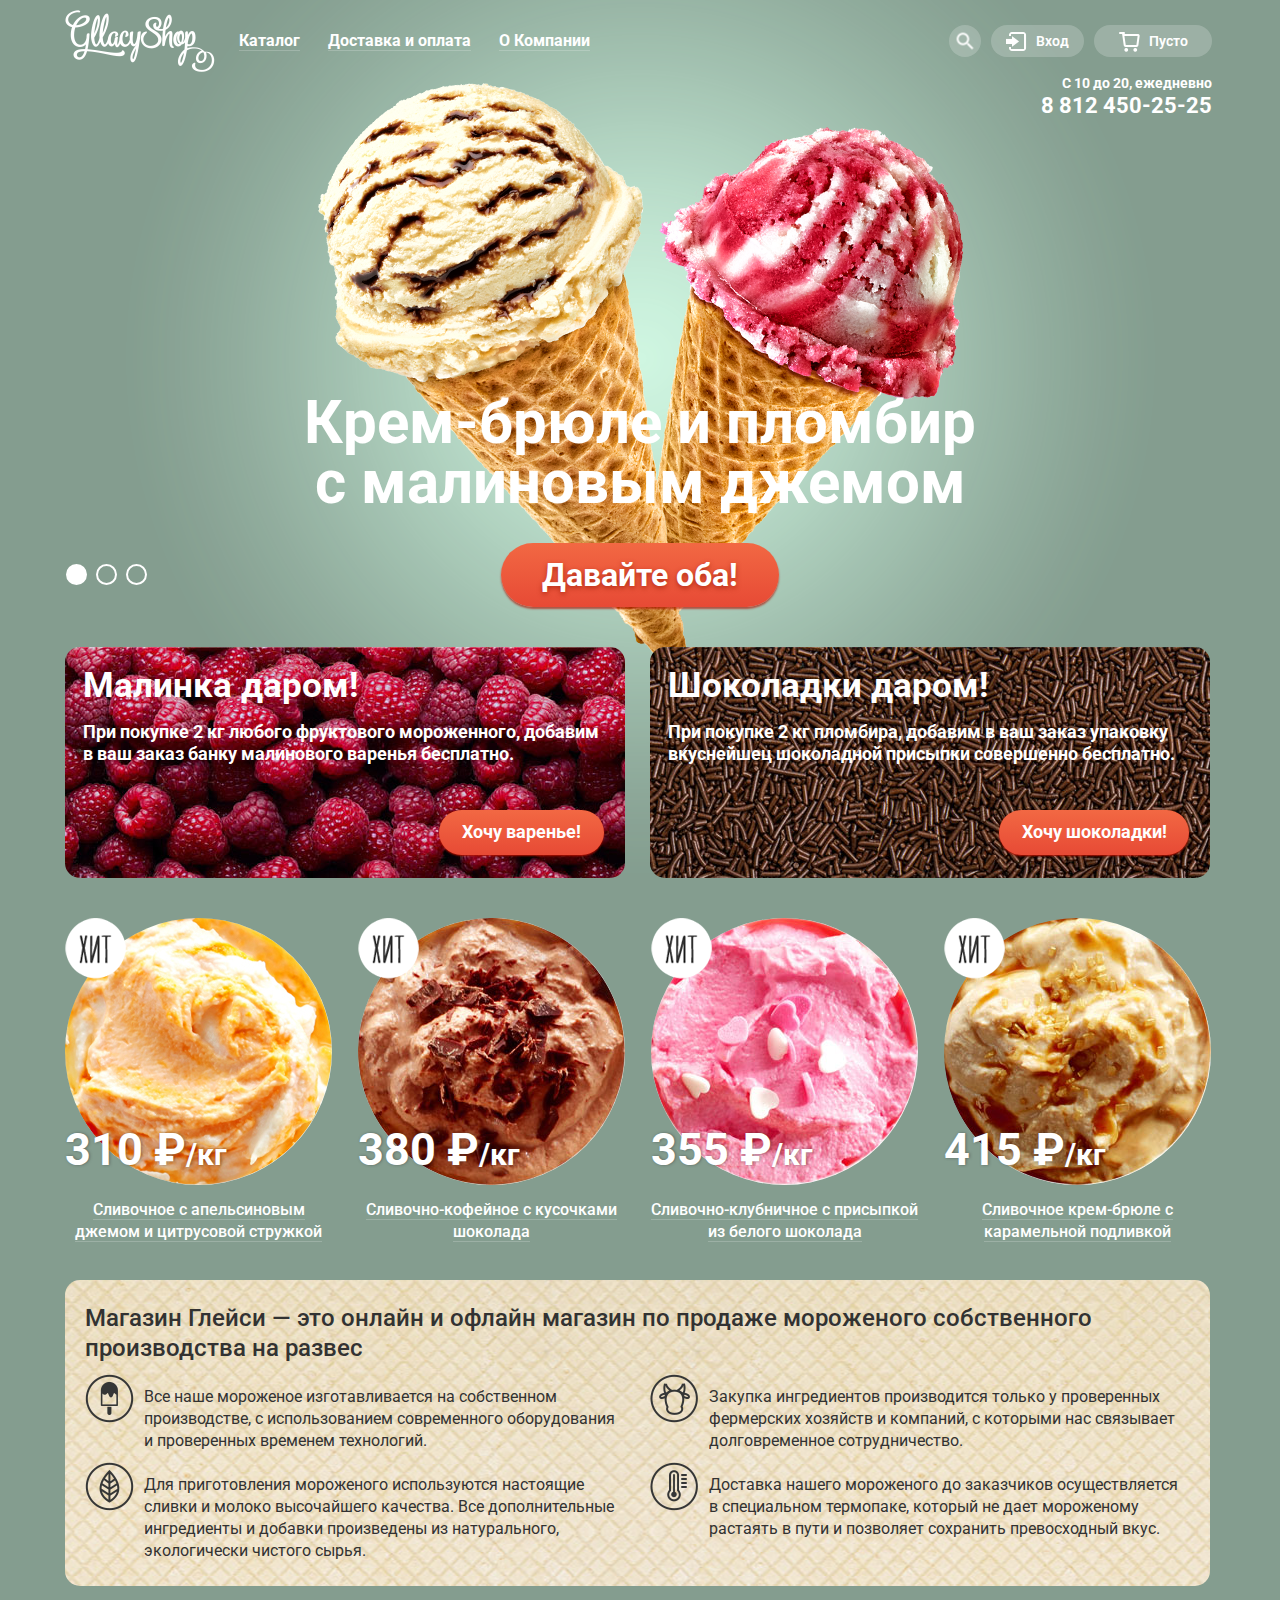
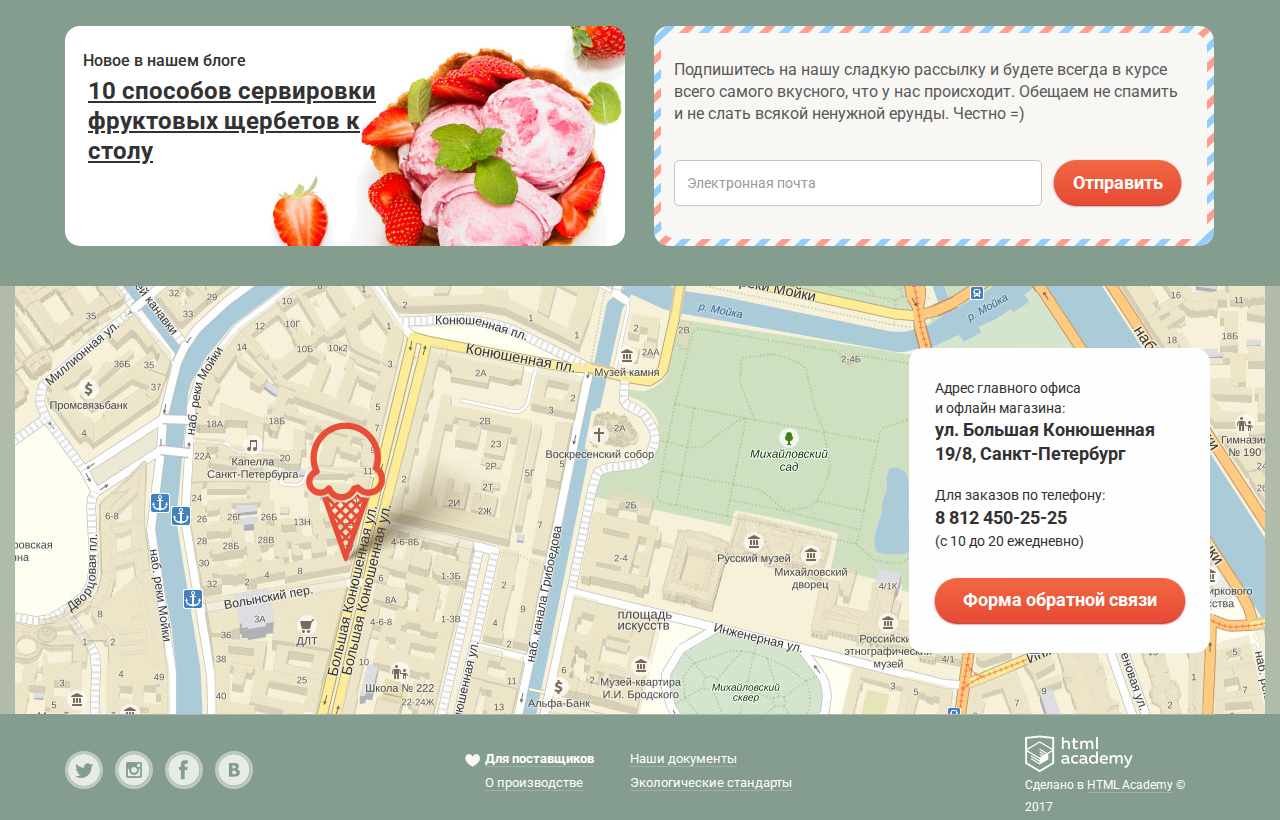
<file: index.html>
<!DOCTYPE html>
<html lang="ru">
  <head>
    <meta charset="utf-8">
    <meta name="format-detection" content="telephone=no">
    <title>Глейси</title>
    <link href="https://fonts.googleapis.com/css?family=Roboto:400,500,700&amp;subset=cyrillic" rel="stylesheet">
    <link rel="stylesheet" href="css/normalize.min.css">
    <link rel="stylesheet" href="css/style.min.css">
  </head>
  <body>
    <input class="hidden-element" type="radio" id="slide-1-btn" name="slider-toggle" checked>
    <input class="hidden-element" type="radio" id="slide-2-btn" name="slider-toggle">
    <input class="hidden-element" type="radio" id="slide-3-btn" name="slider-toggle">
    <div class="slider-wrapper">
      <header class="main-header container clearfix">
        <div class="block-left">
          <nav class="main-header-navigation">
            <ul class="navi">
              <li class="navi-item gllacy-logo">
                <a><img src="img/gllacy-logo.png" alt="Gllacy" width="150" height="62"></a>
              </li>
              <li class="navi-item">
                <a href="#">Каталог</a>
                <div class="navi-item-submenu-wrapper">
                  <ul class="navi-item-submenu">
                    <li class="submenu-item item-highlighted">
                      <a href="#"><span>Новинки</span></a>
                    </li>
                    <li class="submenu-item">
                      <a href="product-catalog.html">Сливочное</a>
                    </li>
                    <li class="submenu-item">
                      <a href="#">Щербеты</a>
                    </li>
                    <li class="submenu-item">
                      <a href="#">Фруктовый лед</a>
                    </li>
                    <li class="submenu-item">
                      <a href="#">Мелорин</a>
                    </li>
                  </ul>
                </div>
              </li>
              <li class="navi-item"><a href="#">Доставка и оплата</a></li>
              <li class="navi-item"><a href="#">О Компании</a></li>
            </ul>
          </nav>
        </div>
        <div class="block-right">
          <div class="main-header-controls-wrapper">
            <div class="search-control control-wrapper">
              <div class="search-btn control-btn">
                <button class="search-submit-btn" type="submit" form="search-form"></button>
              </div>
              <div class="control-popup">
                <form class="control-popup-body" action="#" method="get" id="search-form">
                  <div class="input-wrapper">
                    <input class="search-line-text" type="text" id="search-line-elem" name="search-line" placeholder="Что ищем?" autocomplete="off" value="">
                    <label class="input-label" for="search-line-elem">Что ищем?</label>
                  </div>
                </form>
              </div>
            </div>
            <div class="login-control control-wrapper">
              <div class="control-btn">
                <span class="login-label">Вход</span>
              </div>
              <div class="control-popup">
                <form class="control-popup-body" action="#" method="post">
                  <div class="input-wrapper">
                    <input class="email-line-text" type="email" id="email-line-elem" name="email-line" placeholder="Электронная почта" value="">
                    <label class="input-label" for="email-line-elem">Электронная почта</label>
                  </div>
                  <div class="input-wrapper">
                    <input class="password-line-text" type="password" id="password-line-elem" name="password-line" placeholder="Пароль" value="">
                    <label class="input-label" for="password-line-elem">Пароль</label>
                  </div>
                  <div class="login-panel">
                    <div class="login-panel-left">
                      <button class="site-action-btn login-btn" type="submit">Войти</button>
                    </div>
                    <div class="login-panel-right">
                      <a href="#">Забыли пароль?</a>
                      <a href="#">Новая регистрация</a>
                    </div>
                  </div>
                </form>
              </div>
            </div>
            <div class="cart-control control-wrapper">
              <div class="control-btn cart-empty">
                <span class="cart-label">Пусто</span>
              </div>
            </div>
          </div>
          <span class="main-header-contact-us">С 10 до 20, ежедневно
            <span class="main-header-phone">8 812 450-25-25</span>
          </span>
        </div>
      </header>
      <main>
        <div class="container">
          <section class="slider">
            <div class="slider-slides">
              <div class="slider-slide-item" id="slide-1">
                <h1 class="big-header">Крем-брюле и пломбир с малиновым джемом</h1>
                <a class="slider-button" href="#">Давайте оба!</a>
              </div>
              <div class="slider-slide-item" id="slide-2">
                <h1 class="big-header">Шоколадный пломбир и лимонный сорбет</h1>
                <a class="slider-button" href="#">Давайте оба!</a>
              </div>
              <div class="slider-slide-item" id="slide-3">
                <h1 class="big-header">Пломбир с помадкой и клубничный щербет</h1>
                <a class="slider-button" href="#">Давайте оба!</a>
              </div>
            </div>
            <div class="slider-control-panel">
              <label class="slider-navi-btn" for="slide-1-btn"></label>
              <label class="slider-navi-btn" for="slide-2-btn"></label>
              <label class="slider-navi-btn" for="slide-3-btn"></label>
            </div>
          </section>
          <section class="banners-list">
            <h3 class="seo-header">Глэйси баннеры</h3> <!-- h3 элемент должен быть скрыт. Нужен для того чтобы не было warning'а от html валидатора -->
            <article class="banner-item raspberries">
              <h3 class="middle-header">Малинка даром!</h3>
              <p>При покупке 2 кг любого фруктового мороженного, добавим в ваш заказ банку малинового варенья бесплатно.</p>
              <div class="block-right">
                <a class="site-action-btn" href="#"><span>Хочу варенье!</span></a>
              </div>
            </article>
            <article class="banner-item chocolates">
              <h3 class="middle-header">Шоколадки даром!</h3>
              <p>При покупке 2 кг пломбира, добавим в ваш заказ упаковку вкуснейшец шоколадной присыпки совершенно бесплатно.</p>
              <div class="block-right">
                <a class="site-action-btn" href="#">Хочу шоколадки!</a>
              </div>
            </article>
          </section>
          <section class="ice-list">
            <article class="ice-item">
              <div class="ice-wrapper">
                <div class="ice-photo hit">
                  <img src="img/ice-cream-middle-1.jpg" alt="Сливочное с апельсиновым джемом и цитрусовой стружкой" width="267" height="267">
                  <span class="ice-price">310 ₽<small>/кг</small></span>
                </div>
                <h3 class="ice-description">
                  <a href="#">Сливочное с апельсиновым джемом и цитрусовой стружкой</a>
                </h3>
                <div class="preview-panel">
                  <a class="site-action-btn" href="#">Быстрый просмотр</a>
                </div>
              </div>
            </article>
            <article class="ice-item">
              <div class="ice-wrapper">
                <div class="ice-photo hit">
                  <img src="img/ice-cream-middle-2.jpg" alt="Сливочно-кофейное с кусочками шоколада" width="267" height="267">
                  <span class="ice-price">380 ₽<small>/кг</small></span>
                </div>
                <h3 class="ice-description">
                  <a href="#">Сливочно-кофейное с кусочками шоколада</a>
                </h3>
                <div class="preview-panel">
                  <a class="site-action-btn" href="#">Быстрый просмотр</a>
                </div>
              </div>
            </article>
            <article class="ice-item">
              <div class="ice-wrapper">
                <div class="ice-photo hit">
                  <img src="img/ice-cream-middle-3.jpg" alt="Сливочно-клубничное с присыпкой из белого шоколада" width="267" height="267">
                  <span class="ice-price">355 ₽<small>/кг</small></span>
                </div>
                <h3 class="ice-description">
                  <a href="#">Сливочно-клубничное с присыпкой из белого шоколада</a>
                </h3>
                <div class="preview-panel">
                  <a class="site-action-btn" href="#">Быстрый просмотр</a>
                </div>
              </div>
            </article>
            <article class="ice-item">
              <div class="ice-wrapper">
                <div class="ice-photo hit">
                  <img src="img/ice-cream-middle-4.jpg" alt="Сливочное крем-брюле с карамельной подливкой" width="267" height="267">
                  <span class="ice-price">415 ₽<small>/кг</small></span>
                </div>
                <h3 class="ice-description">
                  <a href="#">Сливочное крем-брюле с карамельной подливкой</a>
                </h3>
                <div class="preview-panel">
                  <a class="site-action-btn" href="#">Быстрый просмотр</a>
                </div>
              </div>
            </article>
          </section>
          <section class="seo clearfix">
            <div class="seo-main-header">
              <h1>Магазин Глейси — это онлайн и офлайн магазин по продаже мороженого собственного производства на развес</h1>
            </div>
            <div class="first-column">
              <p class="ice-pic">Все наше мороженое изготавливается на собственном производстве, с использованием современного оборудования и проверенных временем технологий.</p>
              <p class="leaf-pic">Для приготовления мороженого используются настоящие сливки и молоко высочайшего качества. Все дополнительные ингредиенты и добавки произведены из натурального, экологически чистого сырья.</p>
            </div>
            <div class="second-column">
              <p class="cow-pic">Закупка ингредиентов  производится только у проверенных фермерских хозяйств и компаний, с которыми нас связывает долговременное сотрудничество.</p>
              <p class="thermo-pic">Доставка нашего мороженого до заказчиков осуществляется в специальном термопаке, который не дает мороженому растаять в пути и позволяет сохранить превосходный вкус.</p>
            </div>
          </section>
          <section class="news-and-subscribe">
            <article class="news-blog">
              <h4 class="news-title">Новое в нашем блоге</h4>
              <a href="#" class="news-link">10 способов сервировки фруктовых щербетов к столу</a>
            </article>
            <article class="subscribe-blog">
              <div class="subscribe-blog-wrapper">
                <h4 class="seo-header">Глейси подписка</h4> <!-- h4 элемент должен быть скрыт. Нужен для того чтобы не было warning'а от html валидатора -->
                <p class="subscribe-description">Подпишитесь на нашу сладкую рассылку и будете всегда в курсе всего самого вкусного, что у нас происходит. Обещаем не спамить и не слать всякой ненужной ерунды. Честно =)</p>
                <form action="#" method="post">
                  <div class="input-wrapper">
                    <input class="subscribe-email-line" type="email" id="subscribe-email-elem" name="subscribe-email" placeholder="Электронная почта" value="">
                    <label class="input-label" for="subscribe-email-elem">Электронная почта</label>
                  </div>
                  <button class="site-action-btn send-btn" type="submit">Отправить</button>
                </form>
              </div>
            </article>
          </section>
        </div>
        <section class="map">
          <div class="interactive-map">
            <iframe src="https://www.google.com/maps/embed?pb=!1m18!1m12!1m3!1d1998.6037999040354!2d30.322010416394033!3d59.938716271971415!2m3!1f0!2f0!3f0!3m2!1i1024!2i768!4f13.1!3m3!1m2!1s0x4696310fca5ba729%3A0xea9c53d4493c879f!2sBolshaya+Konyushennaya+ul.%2C+19%2C+Sankt-Peterburg%2C+Russia%2C+191186!5e0!3m2!1sen!2s!4v1441888483426" allowfullscreen></iframe>
          </div>
          <div class="feedback-wrapper">
            <div class="feedback-panel">
              <h4 class="seo-header">Интерактивная карта</h4> <!-- h4 элемент должен быть скрыт. Нужен для того чтобы не было warning'а от html валидатора -->
              <p class="feedback-block">
                Адрес главного офиса <br>и офлайн магазина:
                <span class="gllacy-address">ул. Большая Конюшенная 19/8, Санкт-Петербург</span>
              </p>
              <p class="feedback-block tel">
                Для заказов по телефону:
                <span class="gllacy-phone">8 812 450-25-25</span>
                (с 10 до 20 ежедневно)
              </p>
              <p class="feedback-block">
                <a class="site-action-btn feedback-btn" href="feedback.html">Форма обратной связи</a>
              </p>
            </div>
          </div>
        </section>
      </main>
      <footer class="main-footer">
        <div class="container">
          <div class="footer-social block-left">
            <a class="social tw" href="https://twitter.com/htmlacademy_ru" target="_blank" title="Twitter"></a>
            <a class="social ig" href="https://www.instagram.com/htmlacademy" target="_blank" title="Instagram"></a>
            <a class="social fb" href="https://www.facebook.com/htmlacademy" target="_blank" title="Facebook"></a>
            <a class="social vk" href="https://vk.com/htmlacademy" target="_blank" title="ВКонтакте"></a>
          </div>
          <div class="footer-links block-center">
            <div class="first-column">
              <span>
                <a class="favorite-link" href="#">
                  <span class="link-underline">Для поставщиков</span>
                </a>
              </span>
              <span>
                <a href="#">
                  <span class="link-underline">О производстве</span>
                </a>
              </span>
            </div>
            <div class="second-column">
              <span>
                <a href="#">
                  <span class="link-underline">Наши документы</span>
                </a>
              </span>
              <span>
                <a href="#">
                  <span class="link-underline">Экологические стандарты</span>
                </a>
              </span>
            </div>
          </div>
          <div class="footer-copyright block-right">
            <div class="htmlacademy-logo">
              <img src="img/htmlacademy-logo.png" alt="HTML Academy" width="108" height="38">
            </div>
            <span>Сделано в <a href="https://htmlacademy.ru/" target="_blank">HTML Academy</a> © 2017</span>
          </div>
        </div>
      </footer>
    </div>
    <div class="feedback-popup-mask">
      <div class="feedback-popup">
        <button class="feedback-popup-close-btn">
          <svg xmlns="http://www.w3.org/2000/svg" width="16.968" height="16.969" viewBox="0 0 16.968 16.969">
            <defs>
              <style>
                .cls-1 {
                  fill-rule: evenodd;
                }
              </style>
            </defs>
            <path id="_Х" data-name=" Х" class="cls-1" d="M807.451,354.21l1.182-1.182,15.761,15.761-1.182,1.182Zm15.776-1.2,1.182,1.182-15.761,15.761-1.182-1.182Z" transform="translate(-807.438 -353)"/>
          </svg>
        </button>
        <form class="feedback-form" action="/" method="get">
          <fieldset class="feedback-popup-fields">
            <legend class="feedback-popup-welcome">Мы обязательно вам ответим!</legend>
            <div class="input-wrapper">
              <input class="feedback-name-line-text" type="text" id="feedback-name-line-elem" name="feedback-name-line"  placeholder="Как вас зовут?" value="">
              <label class="input-label" for="feedback-name-line-elem">Как вас зовут?</label>
            </div>
            <div class="input-wrapper">
              <input class="feedback-email-line-text" type="email" id="feedback-email-line-elem" name="feedback-email-line" placeholder="Ваша почта для ответа?" value="">
              <label class="input-label" for="feedback-email-line-elem">Ваша почта для ответа?</label>
            </div>
            <div class="input-wrapper">
              <textarea class="feedback-body-line-text" id="feedback-body-line-elem" name="feedback-body-line" placeholder="Напишите что-нибудь..."></textarea>
              <label class="input-label" for="feedback-body-line-elem">Напишите что-нибудь...</label>
            </div>
          </fieldset>
          <button class="site-action-btn send-feedback-btn" type="submit">Отправить</button>
        </form>
      </div>
    </div>
    <script src="js/script.min.js"></script>
  </body>
</html>
</file>
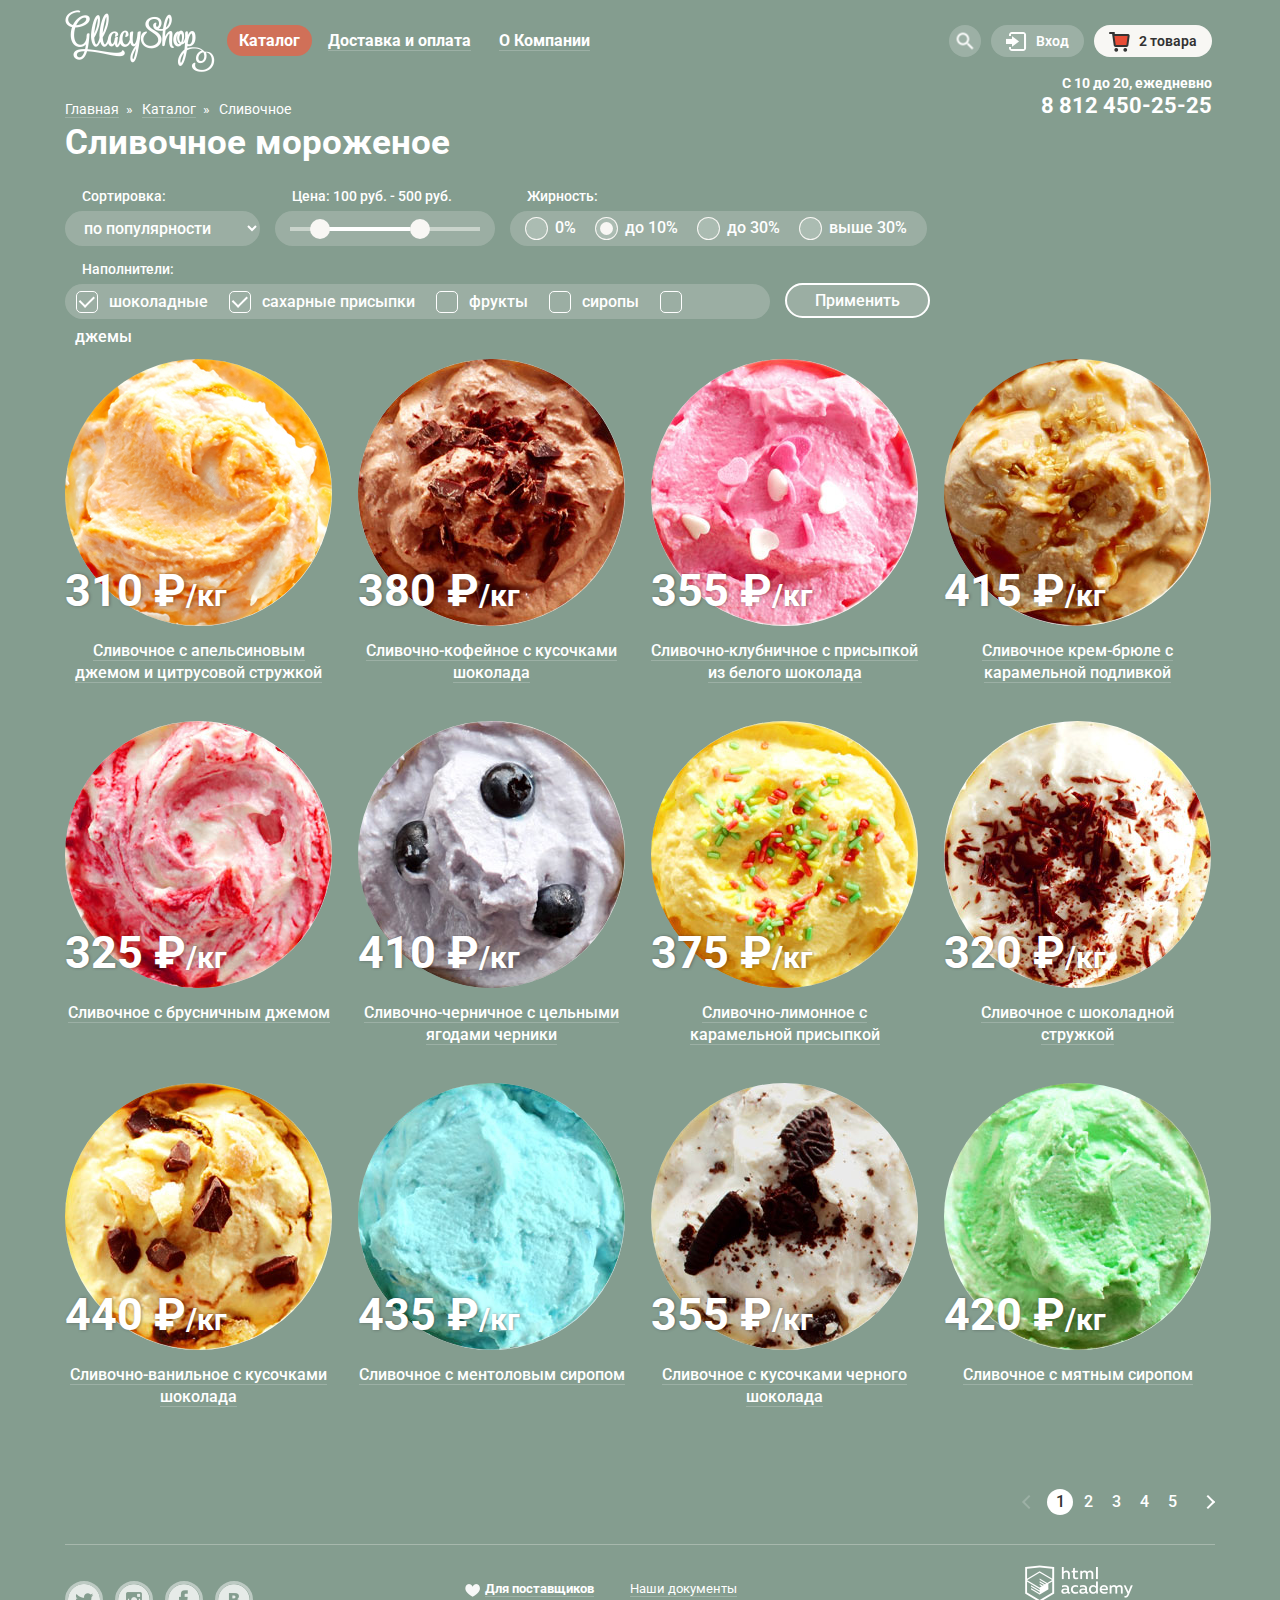
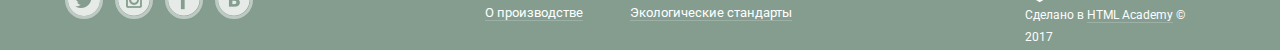
<file: product-catalog.html>
<!DOCTYPE html>
<html lang="ru">
  <head>
    <meta charset="utf-8">
    <title>Глейси</title>
    <link href="https://fonts.googleapis.com/css?family=Roboto:400,500,700&amp;subset=cyrillic" rel="stylesheet">
    <link rel="stylesheet" href="css/normalize.min.css">
    <link rel="stylesheet" href="css/style.min.css">
  </head>
  <body>
    <header class="main-header container clearfix">
      <div class="block-left">
        <nav class="main-header-navigation">
          <ul class="navi">
            <li class="navi-item gllacy-logo">
              <a href="index.html" title="Глейси">
                <img src="img/gllacy-logo.png" alt="Gllacy" width="150" height="62">
              </a>
            </li>
            <li class="navi-item item-selected">
              <a href="#">Каталог</a>
              <div class="navi-item-submenu-wrapper">
                <ul class="navi-item-submenu">
                  <li class="submenu-item item-highlighted">
                    <a href="#"><span>Новинки</span></a>
                  </li>
                  <li class="submenu-item item-selected">
                    <a href="#">Сливочное</a>
                  </li>
                  <li class="submenu-item">
                    <a href="#">Щербеты</a>
                  </li>
                  <li class="submenu-item">
                    <a href="#">Фруктовый лед</a>
                  </li>
                  <li class="submenu-item">
                    <a href="#">Мелорин</a>
                  </li>
                </ul>
              </div>
            </li>
            <li class="navi-item"><a href="#">Доставка и оплата</a></li>
            <li class="navi-item"><a href="#">О Компании</a></li>
          </ul>
        </nav>
      </div>
      <div class="block-right">
        <div class="main-header-controls-wrapper">
          <div class="search-control control-wrapper">
            <div class="search-btn control-btn">
              <button class="search-submit-btn" type="submit" form="search-form"></button>
            </div>
            <div class="control-popup">
              <form class="control-popup-body" action="#" method="get" id="search-form">
                <div class="input-wrapper">
                  <input class="search-line-text" type="text" id="search-line-elem" name="search-line" placeholder="Что ищем?" autocomplete="off" value="">
                  <label class="input-label" for="search-line-elem">Что ищем?</label>
                </div>
              </form>
            </div>
          </div>
          <div class="login-control control-wrapper">
            <div class="control-btn">
              <span class="login-label">Вход</span>
            </div>
            <div class="control-popup">
              <form class="control-popup-body" action="#" method="post">
                <div class="input-wrapper">
                  <input class="email-line-text" type="email" id="email-line-elem" name="email-line" placeholder="Электронная почта" value="">
                  <label class="input-label" for="email-line-elem">Электронная почта</label>
                </div>
                <div class="input-wrapper">
                  <input class="password-line-text" type="password" id="password-line-elem" name="password-line" placeholder="Пароль" value="">
                  <label class="input-label" for="password-line-elem">Пароль</label>
                </div>
                <div class="login-panel">
                  <div class="login-panel-left">
                    <button class="site-action-btn login-btn" type="submit">Войти</button>
                  </div>
                  <div class="login-panel-right">
                    <span><a href="#">Забыли пароль?</a></span>
                    <span><a href="#">Новая регистрация</a></span>
                  </div>
                </div>
              </form>
            </div>
          </div>
          <div class="cart-control control-wrapper">
            <div class="control-btn cart-not-empty">
              <span class="cart-label">2 товара</span>
            </div>
            <div class="control-popup">
              <div class="control-popup-body">
                <div class="cart-products-list">
                  <div class="cart-product-item" id="cart-item-1">
                    <button class="cart-product-remove-btn"></button>
                    <img src="img/ice-cream-small-1.jpg" alt="Мороженое" width="33" height="33">
                    <span class="cart-product-title">Пломбир с апельсиновым джемом</span>
                    <span class="cart-product-ordered">
                      <span class="cart-product-weight">1,5 кг</span> x <span class="cart-product-price">200 руб.</span>
                    </span>
                    <span class="cart-product-cost">300 руб.</span>
                  </div>
                  <div class="cart-product-item" id="cart-item-2">
                    <button class="cart-product-remove-btn"></button>
                    <img src="img/ice-cream-small-2.jpg" alt="Мороженое" width="33" height="33">
                    <span class="cart-product-title">Клубничный пломбир с присыпкой из белого шоколада</span>
                    <span class="cart-product-ordered">
                      <span class="cart-product-weight">1,5 кг</span> x <span class="cart-product-price">300 руб.</span>
                    </span>
                    <span class="cart-product-cost">450 руб.</span>
                  </div>
                </div>
                <div class="cart-panel">
                  <span class="cart-total-price-label">Итого: <span class="cart-total-price">750 руб.</span></span>
                  <a class="site-action-btn" href="#">Оформить заказ</a>
                </div>
              </div>
            </div>
          </div>
        </div>
        <span class="main-header-contact-us">С 10 до 20, ежедневно
          <span class="main-header-phone">8 812 450-25-25</span>
        </span>
      </div>
    </header>
    <main>
      <div class="container">
        <header class="page-header">
          <nav class="breadcrumb-navigation">
            <ul class="breadcrumb-menu">
              <li class="breadcrumb-item">
                <a href="index.html">Главная</a>
              </li>
              <li class="breadcrumb-item">
                <a href="#">Каталог</a>
              </li>
              <li class="breadcrumb-item last-breadcrump">
                Сливочное
              </li>
            </ul>
          </nav>
          <h1 class="middle-header">Сливочное мороженое</h1>
        </header>
        <section class="filters">
          <!--<h4>Глейси фильтры</h4>-->
          <form class="filters-form" action="#" method="get">
            <fieldset>
              <legend>Сортировка:</legend>
              <select class="sort-type" name="sorting-type">
                <option value="popular">по популярности</option>
                <option value="cheap">сначала недорогие</option>
                <option value="costly">сначала дорогие</option>
                <option value="fatness">по жирности</option>
              </select>
            </fieldset>
            <fieldset>
              <legend>Цена: <span class="cost-min">100 руб.</span> - <span class="cost-max">500 руб.</span></legend>
              <div class="range-control">
                  <div class="scale">
                      <div class="bar"></div>
                  </div>
                  <div class="toggle min-toggle"></div>
                  <div class="toggle max-toggle"></div>
              </div>
            </fieldset>
            <fieldset>
              <legend>Жирность:</legend>
              <div class="filter-radio-wrapper">
                <input id="percent-0" type="radio" name="ice-fatness" value="0">
                <label for="percent-0">0%</label>

                <input id="percent-10" type="radio" name="ice-fatness" value="10" checked>
                <label for="percent-10">до 10%</label>

                <input id="percent-30" type="radio" name="ice-fatness" value="30">
                <label for="percent-30">до 30%</label>

                <input id="percent-30-max" type="radio" name="ice-fatness" value="100">
                <label for="percent-30-max">выше 30%</label>
              </div>
            </fieldset>
            <fieldset>
              <legend>Наполнители:</legend>
              <div class="filter-checkbox-wrapper">
                <input type="checkbox" id="chocolate-check" name="chocolate" checked>
                <label for="chocolate-check">
                  <span class="custom-checkbox"></span>шоколадные
                </label>
                <input type="checkbox" id="sugar-check" name="sugar" checked>
                <label for="sugar-check">
                  <span class="custom-checkbox"></span>сахарные присыпки
                </label>
                <input type="checkbox" id="fruit-check" name="fruit">
                <label for="fruit-check">
                  <span class="custom-checkbox"></span>фрукты
                </label>
                <input type="checkbox" id="syrup-check" name="syrup">
                <label for="syrup-check">
                  <span class="custom-checkbox"></span>сиропы
                </label>
                <input type="checkbox" id="jam-check" name="jam">
                <label for="jam-check">
                  <span class="custom-checkbox"></span>джемы
                </label>
              </div>
            </fieldset>
            <button class="white-btn" type="submit">Применить</button>
          </form>
        </section>
        <section class="ice-cream">
            <!--<h2>Глэйси мороженое</h2> h2 элемент должен быть скрыт. Нужен для того чтобы не было warning'а от html валидатора -->
            <div class="ice-list">
              <article class="ice-item">
                <div class="ice-wrapper">
                  <div class="ice-photo">
                    <img src="img/ice-cream-middle-1.jpg" alt="Сливочное с апельсиновым джемом и цитрусовой стружкой" width="267" height="267">
                    <span class="ice-price">310 ₽<small>/кг</small></span>
                  </div>
                  <h3 class="ice-description">
                    <a href="#">Сливочное с апельсиновым джемом и цитрусовой стружкой</a>
                  </h3>
                  <div class="preview-panel">
                    <a class="site-action-btn" href="#">Быстрый просмотр</a>
                  </div>
                </div>
              </article>
              <article class="ice-item">
                <div class="ice-wrapper">
                  <div class="ice-photo">
                    <img src="img/ice-cream-middle-2.jpg" alt="Сливочно-кофейное с кусочками шоколада" width="267" height="267">
                    <span class="ice-price">380 ₽<small>/кг</small></span>
                  </div>
                  <h3 class="ice-description">
                    <a href="#">Сливочно-кофейное с кусочками шоколада</a>
                  </h3>
                  <div class="preview-panel">
                    <a class="site-action-btn" href="#">Быстрый просмотр</a>
                  </div>
                </div>
              </article>
              <article class="ice-item">
                <div class="ice-wrapper">
                  <div class="ice-photo">
                    <img src="img/ice-cream-middle-3.jpg" alt="Сливочно-клубничное с присыпкой из белого шоколада" width="267" height="267">
                    <span class="ice-price">355 ₽<small>/кг</small></span>
                  </div>
                  <h3 class="ice-description">
                    <a href="#">Сливочно-клубничное с присыпкой из белого шоколада</a>
                  </h3>
                  <div class="preview-panel">
                    <a class="site-action-btn" href="#">Быстрый просмотр</a>
                  </div>
                </div>
              </article>
              <article class="ice-item">
                <div class="ice-wrapper">
                  <div class="ice-photo">
                    <img src="img/ice-cream-middle-4.jpg" alt="Сливочное крем-брюле с карамельной подливкой" width="267" height="267">
                    <span class="ice-price">415 ₽<small>/кг</small></span>
                  </div>
                  <h3 class="ice-description">
                    <a href="#">Сливочное крем-брюле с карамельной подливкой</a>
                  </h3>
                  <div class="preview-panel">
                    <a class="site-action-btn" href="#">Быстрый просмотр</a>
                  </div>
                </div>
              </article>
              <article class="ice-item">
                <div class="ice-wrapper">
                  <div class="ice-photo">
                    <img src="img/ice-cream-middle-5.jpg" alt="Сливочное с брусничным джемом" width="267" height="267">
                    <span class="ice-price">325 ₽<small>/кг</small></span>
                  </div>
                  <h3 class="ice-description">
                    <a href="#">Сливочное с брусничным джемом</a>
                  </h3>
                  <div class="preview-panel">
                    <a class="site-action-btn" href="#">Быстрый просмотр</a>
                  </div>
                </div>
              </article>
              <article class="ice-item">
                <div class="ice-wrapper">
                  <div class="ice-photo">
                    <img src="img/ice-cream-middle-6.jpg" alt="Сливочно-черничное с цельными ягодами черники" width="267" height="267">
                    <span class="ice-price">410 ₽<small>/кг</small></span>
                  </div>
                  <h3 class="ice-description">
                    <a href="#">Сливочно-черничное с цельными ягодами черники</a>
                  </h3>
                  <div class="preview-panel">
                    <a class="site-action-btn" href="#">Быстрый просмотр</a>
                  </div>
                </div>
              </article>
              <article class="ice-item">
                <div class="ice-wrapper">
                  <div class="ice-photo">
                    <img src="img/ice-cream-middle-7.jpg" alt="Сливочно-лимонное с карамельной присыпкой" width="267" height="267">
                    <span class="ice-price">375 ₽<small>/кг</small></span>
                  </div>
                  <h3 class="ice-description">
                    <a href="#">Сливочно-лимонное с карамельной присыпкой</a>
                  </h3>
                  <div class="preview-panel">
                    <a class="site-action-btn" href="#">Быстрый просмотр</a>
                  </div>
                </div>
              </article>
              <article class="ice-item">
                <div class="ice-wrapper">
                  <div class="ice-photo">
                    <img src="img/ice-cream-middle-8.jpg" alt="Сливочное с шоколадной стружкой" width="267" height="267">
                    <span class="ice-price">320 ₽<small>/кг</small></span>
                  </div>
                  <h3 class="ice-description">
                    <a href="#">Сливочное с шоколадной стружкой</a>
                  </h3>
                  <div class="preview-panel">
                    <a class="site-action-btn" href="#">Быстрый просмотр</a>
                  </div>
                </div>
              </article>
              <article class="ice-item">
                <div class="ice-wrapper">
                  <div class="ice-photo">
                    <img src="img/ice-cream-middle-9.jpg" alt="Сливочно-ванильное с кусочками шоколада" width="267" height="267">
                    <span class="ice-price">440 ₽<small>/кг</small></span>
                  </div>
                  <h3 class="ice-description">
                    <a href="#">Сливочно-ванильное с кусочками шоколада</a>
                  </h3>
                  <div class="preview-panel">
                    <a class="site-action-btn" href="#">Быстрый просмотр</a>
                  </div>
                </div>
              </article>
              <article class="ice-item">
                <div class="ice-wrapper">
                  <div class="ice-photo">
                    <img src="img/ice-cream-middle-10.jpg" alt="Сливочноe с ментоловым сиропом" width="267" height="267">
                    <span class="ice-price">435 ₽<small>/кг</small></span>
                  </div>
                  <h3 class="ice-description">
                    <a href="#">Сливочноe с ментоловым сиропом</a>
                  </h3>
                  <div class="preview-panel">
                    <a class="site-action-btn" href="#">Быстрый просмотр</a>
                  </div>
                </div>
              </article>
              <article class="ice-item">
                <div class="ice-wrapper">
                  <div class="ice-photo">
                    <img src="img/ice-cream-middle-11.jpg" alt="Сливочное с кусочками черного шоколада" width="267" height="267">
                    <span class="ice-price">355 ₽<small>/кг</small></span>
                  </div>
                  <h3 class="ice-description">
                    <a href="#">Сливочное с кусочками черного шоколада</a>
                  </h3>
                  <div class="preview-panel">
                    <a class="site-action-btn" href="#">Быстрый просмотр</a>
                  </div>
                </div>
              </article>
              <article class="ice-item">
                <div class="ice-wrapper">
                  <div class="ice-photo">
                    <img src="img/ice-cream-middle-12.jpg" alt="Сливочное с мятным сиропом" width="267" height="267">
                    <span class="ice-price">420 ₽<small>/кг</small></span>
                  </div>
                  <h3 class="ice-description">
                    <a href="#">Сливочное с мятным сиропом</a>
                  </h3>
                  <div class="preview-panel">
                    <a class="site-action-btn" href="#">Быстрый просмотр</a>
                  </div>
                </div>
              </article>
            </div>
            <nav class="ice-pagination">
              <ul class="ice-pages">
                <li class="ice-page-item bracket">
                  <span class="bracket-left inactive"></span>
                </li>
                <li class="ice-page-item ice-page-item-active">1</li>
                <li class="ice-page-item ">
                  <a href="#">2</a>
                </li>
                <li class="ice-page-item">
                  <a href="#">3</a>
                </li>
                <li class="ice-page-item">
                  <a href="#">4</a>
                </li>
                <li class="ice-page-item">
                  <a href="#">5</a>
                </li>
                <li class="ice-page-item bracket">
                  <a href="#">
                    <span class="bracket-right"></span>
                  </a>
                </li>
              </ul>
            </nav>
        </section>
      </div>
    </main>
    <footer class="main-footer">
      <div class="container">
        <div class="footer-social block-left">
          <a class="social tw" href="https://twitter.com/htmlacademy_ru" target="_blank" title="Twitter"></a>
          <a class="social ig" href="https://www.instagram.com/htmlacademy" target="_blank" title="Instagram"></a>
          <a class="social fb" href="https://www.facebook.com/htmlacademy" target="_blank" title="Facebook"></a>
          <a class="social vk" href="https://vk.com/htmlacademy" target="_blank" title="ВКонтакте"></a>
        </div>
        <div class="footer-links block-center">
          <div class="first-column">
            <span>
              <a class="favorite-link" href="#">
                <span class="link-underline">Для поставщиков</span>
              </a>
            </span>
            <span>
              <a href="#">
                <span class="link-underline">О производстве</span>
              </a>
            </span>
          </div>
          <div class="second-column">
            <span>
              <a href="#">
                <span class="link-underline">Наши документы</span>
              </a>
            </span>
            <span>
              <a href="#">
                <span class="link-underline">Экологические стандарты</span>
              </a>
            </span>
          </div>
        </div>
        <div class="footer-copyright block-right">
          <div class="htmlacademy-logo">
            <img src="img/htmlacademy-logo.png" alt="HTML Academy" width="108" height="38">
          </div>
          <span>Сделано в <a href="https://htmlacademy.ru/" target="_blank">HTML Academy</a> © 2017</span>
        </div>
      </div>
    </footer>
    <script src="js/script.min.js"></script>
  </body>
</html>
</file>
<file: css/style.min.css>
body{min-width:1200px;font-weight:700;font-size:16px;line-height:22px;font-family:"Roboto","Arial Black","Arial Bold","Gadget",sans-serif;color:#fff;background-color:#849d8f}.interactive-map iframe{z-index:30;width:100%;height:428px;border:0}@-webkit-keyframes bounce{0%{-webkit-transform:translateY(-2000px);transform:translateY(-2000px)}70%{-webkit-transform:translateY(30px);transform:translateY(30px)}90%{-webkit-transform:translateY(-10px);transform:translateY(-10px)}to{-webkit-transform:translateY(0);transform:translateY(0)}}@keyframes bounce{0%{-webkit-transform:translateY(-2000px);transform:translateY(-2000px)}70%{-webkit-transform:translateY(30px);transform:translateY(30px)}90%{-webkit-transform:translateY(-10px);transform:translateY(-10px)}to{-webkit-transform:translateY(0);transform:translateY(0)}}@-webkit-keyframes shake{0%,to{-webkit-transform:translateX(0);transform:translateX(0)}10%,30%,50%,70%,90%{-webkit-transform:translateX(-10px);transform:translateX(-10px)}20%,40%,60%,80%{-webkit-transform:translateX(10px);transform:translateX(10px)}}@keyframes shake{0%,to{-webkit-transform:translateX(0);transform:translateX(0)}10%,30%,50%,70%,90%{-webkit-transform:translateX(-10px);transform:translateX(-10px)}20%,40%,60%,80%{-webkit-transform:translateX(10px);transform:translateX(10px)}}.feedback-popup.modal-content-show{display:block;-webkit-animation:bounce .6s;animation:bounce .6s}.feedback-popup-mask.modal-content-mask-show,.first-column>span,.second-column>span{display:block}.feedback-popup.modal-error{-webkit-animation:shake .6s;animation:shake .6s}.input-wrapper{position:relative;display:inline-block;padding-top:15px;vertical-align:middle}.input-label{position:absolute;top:0;left:0;padding-left:13px;font-weight:400;font-size:11px;line-height:13px;color:#000;visibility:hidden}input:not([value=""])+.input-label,textarea:not([value=""])+.input-label{color:#999;visibility:visible}input:focus+label.input-label,textarea:focus+label.input-label{color:#5b9ddf;visibility:visible}.big-header,.middle-header{font-weight:700;font-family:"Roboto","Arial Black","Arial Bold","Gadget",sans-serif;color:#fff}.big-header{width:680px;margin:0 auto 30px;font-size:60px;line-height:60px}.middle-header{margin:0;font-size:35px;line-height:41px}.page-header .middle-header{margin-top:5px}.index-grid-body{min-height:2416px;background:#000 url(../img/previews/gllacy-index-1200.jpg) no-repeat 50% 0;background-size:1200px 2416px}.catalog-grid-body{min-height:1650px;background:#000 url(../img/previews/gllacy-catalog-1200.jpg) no-repeat 50% 0;background-size:1200px 1650px}.container{width:1150px;margin:0 auto;padding-right:25px;padding-left:25px}.main-footer .container{padding:0;border-top:1px solid rgba(248,247,244,.3)}.clearfix:after{content:"";display:table;clear:both}.main-header{margin-bottom:5px;padding-top:10px}header .block-left{float:left;width:850px}header .block-right{float:right;width:295px;margin-right:3px;text-align:right}ul.navi{margin:0;padding-left:0;font-size:0}.control-wrapper,.gllacy-logo a{display:inline-block;vertical-align:middle}.gllacy-logo a{height:62px}.gllacy-logo img{vertical-align:middle}.banner-item .block-right{text-align:right}.main-header-controls-wrapper{min-height:62px;font-size:0}.control-wrapper{position:relative;margin-left:10px;font-weight:600;font-size:14px;line-height:32px}.filter-checkbox-wrapper input,.filter-radio-wrapper input[type=radio],.hidden-element,.slider-slide-item{display:none}.slider-wrapper{background:#849d8f url(../img/ice-cream-big-1.png) no-repeat top center;-webkit-transition:background-image .5s ease,background-color .5s ease;transition:background-image .5s ease,background-color .5s ease}.slider-wrapper::after,.slider-wrapper::before{content:"";visibility:hidden}.slider-wrapper::before{background-image:url(../img/ice-cream-big-2.png)}.slider-wrapper::after{background-image:url(../img/ice-cream-big-3.png)}#slide-1-btn:checked~.slider-wrapper #slide-1,#slide-2-btn:checked~.slider-wrapper #slide-2,#slide-3-btn:checked~.slider-wrapper #slide-3{display:block}#slide-1-btn:checked~.slider-wrapper label[for=slide-1-btn],#slide-2-btn:checked~.slider-wrapper label[for=slide-2-btn],#slide-3-btn:checked~.slider-wrapper label[for=slide-3-btn]{background-color:#fff}#slide-1-btn:checked~.slider-wrapper{background-color:#849d8f;background-image:url(../img/ice-cream-big-1.png)}#slide-2-btn:checked~.slider-wrapper{background-color:#8996a6;background-image:url(../img/ice-cream-big-2.png)}#slide-3-btn:checked~.slider-wrapper{background-color:#9d8b84;background-image:url(../img/ice-cream-big-3.png)}.slider{position:relative;padding-top:270px}.slider-slides{text-align:center}.slider-control-panel{position:absolute;bottom:21px;left:0;z-index:999;font-size:0}.slider-button,.slider-navi-btn{display:inline-block;vertical-align:top}.slider-navi-btn{width:17px;height:17px;margin-right:8px;margin-left:1px;background-color:transparent;border:2px solid #fff;cursor:pointer;border-radius:50%}.slider-navi-btn:hover{background-color:rgba(255,255,255,.4)}.slider-button{padding:10px 41px;font-weight:700;font-size:32px;line-height:44px;color:#fff;text-decoration:none;text-shadow:0 2px 5px rgba(160,32,11,.76);background:#f26843;background:-webkit-linear-gradient(top,#f26843 0%,#e74a35 100%);background:linear-gradient(to bottom,#f26843 0%,#e74a35 100%);border-radius:100px;box-shadow:0 2px 2px rgba(172,16,0,.64)}.slider-button:hover{background:-webkit-linear-gradient(top,#f58669 0%,#ec6f5e 100%);background:linear-gradient(to bottom,#f58669 0%,#ec6f5e 100%);box-shadow:0 2px 2px #ac1000}.slider-button:active{background:-webkit-linear-gradient(top,#d84732 0%,#e1613e 100%);background:linear-gradient(to bottom,#d84732 0%,#e1613e 100%);box-shadow:inset 0 2px 2px #ac1000}.banners-list{margin-bottom:40px;font-size:0}.banner-item.raspberries{padding:18px 18px 23px;background:#6b2633 url(../img/raspberries.jpg) repeat-y 0 0;border-radius:15px}.raspberries .site-action-btn{min-width:135px;margin-right:3px}.banner-item.chocolates{padding:18px 18px 23px;background:#41271a url(../img/chocolates.jpg) repeat-y 0 0;border-radius:15px}.chocolates .site-action-btn{min-width:160px;margin-right:3px}.ice-photo,.seo p{position:relative}.ice-photo img{border-radius:50%}.ice-photo.hit::before,.seo p.ice-pic::before,.seo p.leaf-pic::before{content:"";position:absolute;top:0;left:0;width:61px;height:61px;background-image:url(../img/spritesheet.png);background-repeat:no-repeat;background-position:-188px -28px}.ice-price{position:absolute;bottom:14px;left:0;font-weight:700;font-size:45px;line-height:45px;color:#fff;text-shadow:1px 0 3px rgba(49,50,53,.5)}.ice-price small{font-size:30px}.ice-description{margin:8px 0 0;padding-bottom:10px;font-weight:500;font-size:16px;line-height:22px;text-align:center}.ice-description a{color:#fff;text-decoration:none;border-bottom:1px solid rgba(255,255,255,.2)}.ice-description a:hover{color:#e84d37;border-bottom:1px solid rgba(232,77,55,.2)}.ice-wrapper{top:-5px;left:-15px;width:267px;padding:3px 15px 0;border-radius:5px 5px 0 0}.ice-wrapper:hover,.ice-wrapper:hover .preview-panel{z-index:999;background-color:rgba(255,255,255,.3);box-shadow:20px 0 20px -20px rgba(0,0,0,.4),-20px 0 20px -20px rgba(0,0,0,.4)}.preview-panel{display:none;width:297px;text-align:center}.ice-wrapper:hover .preview-panel{position:absolute;display:block;margin-left:-15px;padding-bottom:15px;border-radius:0 0 5px 5px;box-shadow:0 20px 20px 0 rgba(0,0,0,.4)}.news-blog,.seo{border-radius:15px}.seo{max-width:1105px;padding:23px 20px 2px;background:#ddd1b7 url(../img/wafer.jpg) repeat-y center center}.seo p{margin:0 0 22px;padding-left:59px;font-weight:400;color:#323232}.seo p.ice-pic::before,.seo p.leaf-pic::before{top:-12px;display:inline-block;width:49px;height:49px;vertical-align:middle;background-position:-5px -99px}.seo p.leaf-pic::before{background-position:-106px -99px}.seo p.cow-pic::before{top:-12px;left:0;width:48px;height:49px;background-position:-67px -5px}.footer-links a.favorite-link:before,.seo p.cow-pic::before,.seo p.thermo-pic::before{content:"";position:absolute;display:inline-block;vertical-align:middle;background-image:url(../img/spritesheet.png);background-repeat:no-repeat}.seo p.thermo-pic::before{top:-12px;left:0;width:48px;height:49px;background-position:-165px -157px}.seo-main-header h1{margin:0 0 23px;font-weight:500;font-size:24px;line-height:30px;color:#323232}.news-blog{color:#000;background:#fff url(../img/strawberry.jpg) no-repeat 0 0}.news-title{margin:-1px 0 4px;font-weight:500;font-size:16px;line-height:22px;color:#323232}.news-link{display:inline-block;width:300px;padding-left:5px;font-weight:700;font-size:24px;line-height:30px;vertical-align:middle;color:#323232}.news-link:active,.news-link:hover{color:#e84d37}p.subscribe-description{margin:0;padding:13px 10px 20px 0}.map{position:relative;margin-top:40px}.interactive-map{min-width:1200px;height:428px;margin:0 auto;background:rgba(222,217,197,.5) url(../img/map.jpg) no-repeat center -110px}.feedback-wrapper{position:absolute;top:0;left:50%;width:1200px;-webkit-transform:translatex(-600px);transform:translatex(-600px)}.feedback-panel{position:absolute;top:62px;right:30px;width:255px;height:245px;padding:30px 20px 30px 26px;color:#323232;background-color:#fefefe;border-radius:15px}.feedback-block{margin:0 0 18px;font-weight:400;font-size:14px;line-height:20px;color:#323232}.feedback-block.tel{line-height:22px}.feedback-block .gllacy-address,.feedback-block .gllacy-phone{display:block;font-weight:700;font-size:18px;line-height:24px;color:#323232}.social{display:inline-block;width:32px;height:32px;margin-right:8px;vertical-align:top;background-image:url(../img/spritesheet.png);background-repeat:no-repeat;border:3px solid #ccd6d1;border-radius:50%;opacity:.8}.social:hover{opacity:1}.social:active{box-shadow:inset 0 2px 2px 0 #888;opacity:1}.fb{background-position:-146px -5px}.ig{background-position:-64px -99px}.tw{background-position:-64px -157px}.vk{background-position:-223px -157px}.footer-links a{font-weight:400;font-size:13px;line-height:18px;color:#fff;text-decoration:none}.footer-copyright a:active,.footer-copyright a:hover,.footer-links a:active,.footer-links a:hover{color:#ffbc9e;border-bottom:1px solid rgba(255,188,158,.2)}.footer-copyright a,.footer-links .link-underline{border-bottom:1px solid rgba(255,255,255,.2)}.footer-links a.favorite-link{position:relative;font-weight:700}.footer-links a.favorite-link:before{width:15px;height:13px;background-position:-188px -5px;-webkit-transform:translate(-20px,4px);transform:translate(-20px,4px)}.footer-copyright a,.footer-copyright span{font-weight:400;font-size:12px;line-height:18px;color:#fefefe;text-decoration:none}.htmlacademy-logo{height:38px}.breadcrumb-menu,.breadcrumb-menu a{margin:0;padding:0;font-weight:400;font-size:14px;line-height:16px;color:#fff;text-decoration:none}.breadcrumb-menu a{margin:0 20px 0 0;border-bottom:1px solid rgba(255,255,255,.2)}.breadcrumb-menu a:active,.breadcrumb-menu a:hover{color:#ffbc9e;border-bottom:1px solid rgba(255,188,158,.2)}.breadcrumb-item:not(.last-breadcrump):after{content:"»";position:absolute;top:0;right:6px}.filters-form{width:890px}.filters-form legend{padding-bottom:7px;padding-left:17px;font-weight:500;font-size:14px;line-height:16px}.filters-form fieldset{margin:0 11px 0 0;padding:0;border:0}.sort-type{width:195px;height:35px;margin:0;padding:0 15px;font-weight:500;font-size:16px;line-height:18px;font-family:"Roboto","Arial Black","Arial Bold","Gadget",sans-serif;color:#fff;background-color:rgba(248,247,244,.2);border:0;border-radius:18px;outline:none}.sort-type option{font-weight:400;font-size:14px;line-height:18px;color:#323232;background-color:#fff}.sort-type:focus,.sort-type:hover{color:#323232;background-color:#fff}.range-control{position:relative;width:190px;height:35px;margin:0;padding:0 15px;line-height:35px;background-color:rgba(248,247,244,.2);border-radius:18px}.toggle{position:absolute;width:20px;height:20px;background-color:#f8f7f4;border-radius:50%}.toggle.min-toggle{top:50%;left:0;-webkit-transform:translate(35px,-10px);transform:translate(35px,-10px)}.toggle.max-toggle:hover,.toggle.min-toggle:hover{width:22px;height:22px;-webkit-transform:translate(34px,-11px);transform:translate(34px,-11px);cursor:pointer}.toggle.max-toggle{top:50%;right:0;-webkit-transform:translate(-65px,-10px);transform:translate(-65px,-10px)}.toggle.max-toggle:hover{-webkit-transform:translate(-64px,-11px);transform:translate(-64px,-11px)}.scale{display:inline-block;width:190px;height:4px;margin-top:-2px;vertical-align:middle;background-color:rgba(248,247,244,.5)}.bar{width:90px;height:4px;margin-left:30px;background:#fff}.filter-checkbox-wrapper,.filter-radio-wrapper{min-width:385px;height:35px;padding:0 10px;line-height:35px;background-color:rgba(248,247,244,.2);border-radius:18px}.filter-checkbox-wrapper{width:685px}.filter-radio-wrapper label{position:relative;display:inline-block;margin-top:-3px;margin-right:10px;padding-left:35px;font-weight:500;font-size:16px;line-height:18px;vertical-align:middle;color:#fff}.filter-checkbox-wrapper label{margin-right:16px;font-weight:500;font-size:16px;line-height:18px;color:#fff}.filter-radio-wrapper input:enabled+label::before{content:"";position:absolute;top:3px;left:10px;display:inline-block;width:13px;height:13px;margin-right:5px;vertical-align:middle;background-color:#abbcb2;border-radius:50%;box-shadow:0 0 0 4px #abbcb2,0 0 0 5px #f8f7f4}.filter-radio-wrapper input:disabled+label:before{content:"";position:absolute;top:3px;left:10px;display:inline-block;width:13px;height:13px;margin-right:5px;vertical-align:middle;background-color:#abbcb2;border-radius:50%;box-shadow:0 0 0 4px #abbcb2,0 0 0 5px rgba(248,247,244,.4)}.filter-radio-wrapper input:not(:disabled)+label:hover::before{box-shadow:0 0 0 4px #abbcb2,0 0 0 6px #f8f7f4}.filter-radio-wrapper input:checked+label::before{background-color:#f8f7f4}.filter-radio-wrapper input:checked:disabled+label::before{background-color:rgba(248,247,244,.4)}.white-btn{display:inline-block;width:145px;height:35px;margin-top:22px;font-weight:500;font-size:16px;line-height:18px;font-family:"Roboto","Arial Black","Arial Bold","Gadget",sans-serif;vertical-align:top;text-align:center;color:#fff;background-color:rgba(248,247,244,.2);border:2px solid #fff;border-radius:18px;outline:none;cursor:pointer}.white-btn:hover{color:#323232;background-color:#fff}.white-btn:active{border:0;box-shadow:inset 0 2px 1px 0 #696969}span.caption{margin:0 16px 0 5px}.custom-checkbox{position:relative;display:inline-block;width:20px;height:20px;margin:1px 11px 1px 1px;vertical-align:middle;background-color:transparent;border:1px solid #fff;border-radius:5px;-webkit-transform:translateY(-1px);transform:translateY(-1px)}.custom-checkbox::before{content:"";position:absolute;top:6px;left:0;width:12px;height:7px;background-color:transparent;border-bottom:2px solid #fff;border-left:2px solid #fff;-webkit-transform:rotate(-45deg) translateX(4px);transform:rotate(-45deg) translateX(4px);visibility:hidden}input:enabled+label .custom-checkbox:hover,input:enabled+label:hover .custom-checkbox{margin:0 10px 0 0;border:2px solid #fff}input:disabled+label .custom-checkbox::before{border-bottom:2px solid rgba(255,255,255,.4);border-left:2px solid rgba(255,255,255,.4)}input:disabled+label .custom-checkbox{border:1px solid rgba(255,255,255,.4)}input:checked+label .custom-checkbox::before{vertical-align:middle;visibility:visible}.ice-page-item,.ice-page-item a{min-width:26px;height:26px;font-weight:500;font-size:16px;line-height:26px;text-align:center;color:#fff}.ice-page-item{margin-right:2px}.ice-page-item a{display:block;text-decoration:none}.ice-page-item .inactive{border-color:rgba(255,255,255,.2)}.ice-page-item.ice-page-item-active{color:#323232;background-color:#fff;border-radius:50%}.ice-page-item:not(.bracket):not(.ice-page-item-active):hover{color:#323232;background-color:rgba(255,255,255,.2);border-radius:50%}.ice-pages{margin:0;font-size:0}.ice-page-item.brackets{position:relative}.bracket-left,.bracket-right{position:absolute;top:8px;display:block;width:8px;height:8px;border-top:2px solid #fff;border-right:2px solid #fff}.bracket-left{left:5px;-webkit-transform:rotate(-135deg);transform:rotate(-135deg)}.bracket-right{right:0;-webkit-transform:rotate(45deg);transform:rotate(45deg)}.navi-item{display:inline-block;font-size:16px;line-height:18px;vertical-align:middle}.navi-item.gllacy-logo{margin-right:10px}.navi-item:not(.gllacy-logo){position:relative;margin:5px 6px}.navi-item:not(.gllacy-logo)>a{margin:8px;padding:0;color:#fff;text-decoration:none;border-bottom:1px solid rgba(255,255,255,.2)}.navi-item:not(.gllacy-logo):not(.item-selected):hover>a{margin:0;padding:6px 8px;color:#333;background-color:#f8f7f4;border-radius:20px}.navi-item:not(.gllacy-logo)>a:active{box-shadow:inset 0 1px 3px 0 #000}.navi-item.item-selected>a{margin:-4px;padding:6px 12px;color:#fff;background-color:#d07058;border-bottom:none;border-radius:20px}.navi-item:not(.gllacy-logo):hover .navi-item-submenu-wrapper{display:block}.navi-item-submenu-wrapper{position:absolute;top:20px;left:-5px;z-index:999;padding-top:10px}.navi-item-submenu{width:145px;padding:0;list-style-type:none;background-color:#f8f7f4;border-radius:5px;box-shadow:0 20px 20px 0 rgba(0,0,0,.4)}.submenu-item span{display:block;padding-bottom:9px;border-bottom:1px solid #d1d0ce}.submenu-item a{display:block;padding:9px 10px;font-weight:400;font-size:14px;line-height:16px;color:#323232;text-decoration:none}.submenu-item a:hover{background-color:#fbded7}.submenu-item a:active{background-color:#f6b5a5}.submenu-item.item-selected a{color:#fff;background-color:#d07058}.submenu-item:first-child a{border-radius:5px 5px 0 0}.submenu-item:last-child a{border-radius:0 0 5px 5px}.submenu-item.item-highlighted a{padding-bottom:0;font-weight:700}.navi-item-submenu-wrapper,.seo-header{display:none}.main-header-phone{display:block}.banner-item,.news-blog,.subscribe-blog{display:inline-block;min-height:170px;margin-top:40px;vertical-align:top}.banner-item,.news-blog{margin-right:25px;width:524px;padding:25px 18px}.subscribe-blog{width:546px;padding:7px;background:#e1d8df url(../img/post.jpg) no-repeat 0 0}.subscribe-blog,.subscribe-blog-wrapper{background-color:#f8f7f4;border-radius:15px}.subscribe-blog-wrapper{width:520px;height:180px;padding:13px}.banner-item p{margin:15px 0 45px;font-weight:700;font-size:18px;line-height:22px;color:#fff}.banner-item.chocolates{margin-right:0}.subscribe-blog{margin-right:0;font-weight:400;color:#5a5a5a}.ice-list{width:1170px;margin-left:-7px}.ice-item{position:relative;display:inline-block;min-height:335px;margin-top:-3px;margin-bottom:27px;margin-left:-8px;vertical-align:top}.ice-item:nth-child(4n){margin-right:0}.seo .first-column{float:left;width:540px}.seo .second-column{float:right;width:540px}.main-footer .block-left{float:left;width:265px;min-height:38px;margin:36px 25px 26px 0;vertical-align:top}.main-footer .block-center{display:inline-block;width:570px;margin-top:35px;font-size:0;vertical-align:top}.main-footer .block-right{float:right;width:190px;margin-top:20px;margin-left:100px;vertical-align:top}.footer-links .first-column,.footer-links .second-column{display:inline-block;min-height:70px;vertical-align:top;text-align:left}.footer-links .first-column{padding-left:130px;width:120px;margin:0 20px 0 0}.footer-links .second-column{width:265px;margin:0 0 0 5px}.feedback-popup-mask{position:fixed;top:0;left:0;z-index:1000;display:none;width:100%;height:100%;background-color:rgba(0,0,0,.3)}.feedback-popup{position:fixed;top:50%;left:50%;z-index:1001;display:none;width:480px;height:445px;margin-top:-223px;margin-left:-240px;background-color:#f8f7f4;border-radius:15px}.feedback-popup form{margin-top:20px}.feedback-popup-fields{padding-right:25px;padding-bottom:20px;padding-left:25px;border:0}.feedback-popup-welcome{margin-bottom:7px;font-weight:500;font-size:24px;line-height:28px;color:#323232}.feedback-popup-close-btn{float:right;width:17px;height:17px;margin-top:15px;margin-right:15px;padding:0;background-color:transparent;border:0;outline:none;cursor:pointer}.feedback-email-line-text,.feedback-name-line-text{margin-bottom:7px}.page-header{margin-top:-22px;margin-bottom:25px}.filters{min-width:880px;margin-bottom:25px}.ice-pagination{min-height:55px;margin-top:44px;text-align:right}.breadcrumb-item,.ice-page-item{position:relative;display:inline-block;vertical-align:top}.filters fieldset{display:inline-block;margin-bottom:15px;vertical-align:top}.control-btn{position:relative;min-width:32px;min-height:32px;margin-top:15px;padding:0 15px 0 45px;line-height:32px;text-align:center;background-color:rgba(255,255,255,.2);border-radius:16px}.control-btn.cart-empty{min-width:58px}.search-btn{padding:0}.control-btn:hover .search-submit-btn,.control-btn:not(.cart-empty):hover,.control-wrapper:hover .control-btn:not(.cart-empty),.control-wrapper:hover .search-submit-btn{color:#323232;background-color:#f8f7f4}.control-btn.cart-not-empty{color:#323232;background-color:#f8f7f4}.control-btn:hover .login-label::before,.control-wrapper:hover .login-label::before{width:21px;height:19px;background-position:-165px -99px}.control-btn.cart-not-empty .cart-label::before{width:21px;height:20px;background-position:-5px -5px}.control-btn:hover .search-submit-btn::before,.control-wrapper:hover .search-submit-btn::before{width:17px;height:17px;background-position:-227px -99px}.control-btn span{line-height:16px}.search-submit-btn{position:relative;width:32px;height:32px;margin:0;padding:0;vertical-align:top;background-color:transparent;border:0;border-radius:16px;outline:none;cursor:pointer}.search-submit-btn::before{content:"";position:absolute;top:50%;left:50%;width:17px;height:17px;background-image:url(../img/spritesheet.png);background-repeat:no-repeat;background-position:-227px -126px;-webkit-transform:translate(-50%,-50%);transform:translate(-50%,-50%)}.cart-label,.login-label{position:relative}.cart-label::before,.cart-product-remove-btn::before,.login-label::before{content:"";position:absolute;top:-1px;left:-30px;width:21px;height:19px;background-image:url(../img/spritesheet.png);background-repeat:no-repeat;background-position:-196px -99px}.cart-label::before,.cart-product-remove-btn::before{height:20px;background-position:-36px -5px}.control-wrapper:hover .control-popup{display:block}.main-header-contact-us,.main-header-phone{font-weight:700;font-size:14px;line-height:16px;color:#fff}.main-header-phone{font-size:22px;line-height:24px;text-decoration:none}.control-popup{position:absolute;right:0;z-index:999;display:none;padding-top:5px;text-align:left}.control-popup-body{padding:5px 15px 35px;background-color:#f8f7f4;border-radius:5px;box-shadow:0 20px 20px 0 rgba(0,0,0,.4)}.search-control .control-popup-body{width:310px;height:45px}.login-control .control-popup-body{width:250px;height:175px}.cart-control .control-popup-body{width:510px;height:205px;padding-top:20px;padding-bottom:20px}.cart-products-list{width:510px;height:110px;margin-bottom:15px;font-weight:400;font-size:13px;line-height:16px;color:#323232;border-bottom:1px solid #d1d0ce}.cart-product-item{width:510px;height:55px}.cart-product-remove-btn{position:relative;width:11px;height:11px;margin-right:8px;padding:0;vertical-align:middle;background:inherit;background-color:transparent;border:0;outline:none;cursor:pointer}.cart-product-remove-btn::before{top:0;left:0;width:11px;height:11px;background-position:-125px -5px}.cart-product-item img{margin-right:8px;vertical-align:middle;border-radius:16px}.cart-product-title{display:inline-block;width:220px;margin-right:25px;vertical-align:middle}.cart-product-ordered{margin-right:25px}.cart-product-price{color:#999}.cart-panel{font-weight:700;font-size:15px;line-height:18px;text-align:right;color:#323232}.cart-total-price-label{display:block;margin-bottom:15px}.control-popup input[type=email],.control-popup input[type=password],.control-popup input[type=text],.feedback-popup input,.feedback-popup textarea,.subscribe-blog input[type=email]{padding:15px 12px;font-weight:700;font-size:14px;line-height:12px;font-family:"Roboto","Arial Black","Arial Bold","Gadget",sans-serif;color:#323232;border:1px solid #c7c6c5;border-radius:5px;outline:none}.search-line-text{width:285px;height:14px}.control-popup .email-line-text:focus,.control-popup .email-line-text:hover,.control-popup .password-line-text:focus,.control-popup .password-line-text:hover,.control-popup .search-line-text:focus,.control-popup .search-line-text:hover,.feedback-popup input:focus,.feedback-popup input:hover,.subscribe-blog .subscribe-email-line:focus,.subscribe-blog .subscribe-email-line:hover{height:12px;padding:15px 11px}.feedback-popup textarea{width:400px;height:102px}.feedback-popup textarea:focus,.feedback-popup textarea:hover{height:100px;padding:14px 11px 16px}.feedback-popup input{width:240px;height:14px}.subscribe-email-line{width:342px;height:14px;margin-right:8px}.email-line-text,.password-line-text{width:225px;height:14px;margin-bottom:13px}.control-popup input:hover,.feedback-popup input:hover,.feedback-popup textarea:hover,.subscribe-blog input:hover{border:2px solid #c7c6c5}.control-popup input:focus,.feedback-popup input:focus,.feedback-popup textarea:focus,.subscribe-blog input:focus{border:2px solid #8fbdec}.login-panel-left{float:left}.login-panel-right{float:right}.site-action-btn{display:inline-block;height:25px;margin:0;padding:10px 15px;font-weight:700;font-size:18px;line-height:24px;font-family:"Roboto","Arial Black","Arial Bold","Gadget",sans-serif;vertical-align:top;text-align:center;color:#fefefe;text-decoration:none;background:-webkit-linear-gradient(bottom,#e74a35,#f26843);background:linear-gradient(to top,#e74a35,#f26843);background-color:#e84d37;border:0;border-radius:23px;outline:none;box-shadow:0 1px 2px 0 #ac1000;cursor:pointer}.login-btn.site-action-btn{height:45px;padding:10px 23px}.send-btn.site-action-btn{width:127px;height:45px;margin-top:15px;padding:10px 18px}.feedback-btn.site-action-btn{margin-top:8px;padding:10px 28px}.send-feedback-btn.site-action-btn{float:right;height:45px;margin-right:25px;padding:10px 23px}.site-action-btn:hover{background:-webkit-linear-gradient(bottom,#ec6f5e,#f58669);background:linear-gradient(to top,#ec6f5e,#f58669);box-shadow:0 2px 2px #ac1000}.site-action-btn:active{background:-webkit-linear-gradient(bottom,#e74a35,#f26843);background:linear-gradient(to top,#e74a35,#f26843);box-shadow:inset 0 1px 2px 0 #ac1000}.login-panel-right a{display:block;font-weight:400;font-size:13px;line-height:24px;color:#323232}.login-panel-right a:active,.login-panel-right a:hover{color:#e84d37}input[type=email]::-webkit-input-placeholder{font-weight:400;color:#999}input[type=email]:-moz-placeholder,input[type=email]::-moz-placeholder{font-weight:400;color:#999}input[type=email]:-ms-input-placeholder{font-weight:400;color:#999}input[type=password]::-webkit-input-placeholder{font-weight:400;color:#999}input[type=password]:-moz-placeholder,input[type=password]::-moz-placeholder{font-weight:400;color:#999}input[type=password]:-ms-input-placeholder{font-weight:400;color:#999}input[type=text]::-webkit-input-placeholder,textarea::-webkit-input-placeholder{font-weight:400;color:#999}input[type=text]:-moz-placeholder,input[type=text]::-moz-placeholder,textarea:-moz-placeholder,textarea::-moz-placeholder{font-weight:400;color:#999}input[type=text]:-ms-input-placeholder,textarea:-ms-input-placeholder{font-weight:400;color:#999}input[type=email]:focus::-webkit-input-placeholder{font-weight:400;color:transparent}input[type=email]:focus:-moz-placeholder,input[type=email]:focus::-moz-placeholder{font-weight:400;color:transparent}input[type=email]:focus:-ms-input-placeholder{font-weight:400;color:transparent}input[type=password]:focus::-webkit-input-placeholder{font-weight:400;color:transparent}input[type=password]:focus:-moz-placeholder,input[type=password]:focus::-moz-placeholder{font-weight:400;color:transparent}input[type=password]:focus:-ms-input-placeholder{font-weight:400;color:transparent}input[type=text]:focus::-webkit-input-placeholder,textarea:focus::-webkit-input-placeholder{font-weight:400;color:transparent}input[type=text]:focus:-moz-placeholder,input[type=text]:focus::-moz-placeholder,textarea:focus:-moz-placeholder,textarea:focus::-moz-placeholder{font-weight:400;color:transparent}input[type=text]:focus:-ms-input-placeholder,textarea:focus:-ms-input-placeholder{font-weight:400;color:transparent}.sprite{display:block;background-image:url(../img/spritesheet.png);background-repeat:no-repeat}.sprite-cart-dark,.sprite-cart-light{width:21px;height:20px;background-position:-5px -5px}.sprite-cart-light{background-position:-36px -5px}.sprite-cow{width:48px;height:49px;background-position:-67px -5px}.sprite-cross{width:11px;height:11px;background-position:-125px -5px}.sprite-fb{width:32px;height:32px;background-position:-146px -5px}.sprite-heart{width:15px;height:13px;background-position:-188px -5px}.sprite-hit{width:61px;height:61px;background-position:-188px -28px}.sprite-ice-cream-pic{width:49px;height:49px;background-position:-5px -99px}.sprite-ig{width:32px;height:32px;background-position:-64px -99px}.sprite-leaf{width:49px;height:49px;background-position:-106px -99px}.sprite-login-dark,.sprite-login-light{width:21px;height:19px;background-position:-165px -99px}.sprite-login-light{background-position:-196px -99px}.sprite-loupe-dark,.sprite-loupe-light{width:17px;height:17px;background-position:-227px -99px}.sprite-loupe-light{background-position:-227px -126px}.sprite-pin{width:218px;height:142px;background-position:-259px -5px}.sprite-thermometer{width:48px;height:49px;background-position:-165px -157px}.sprite-tw,.sprite-vk{width:32px;height:32px;background-position:-64px -157px}.sprite-vk{background-position:-223px -157px}
</file>
